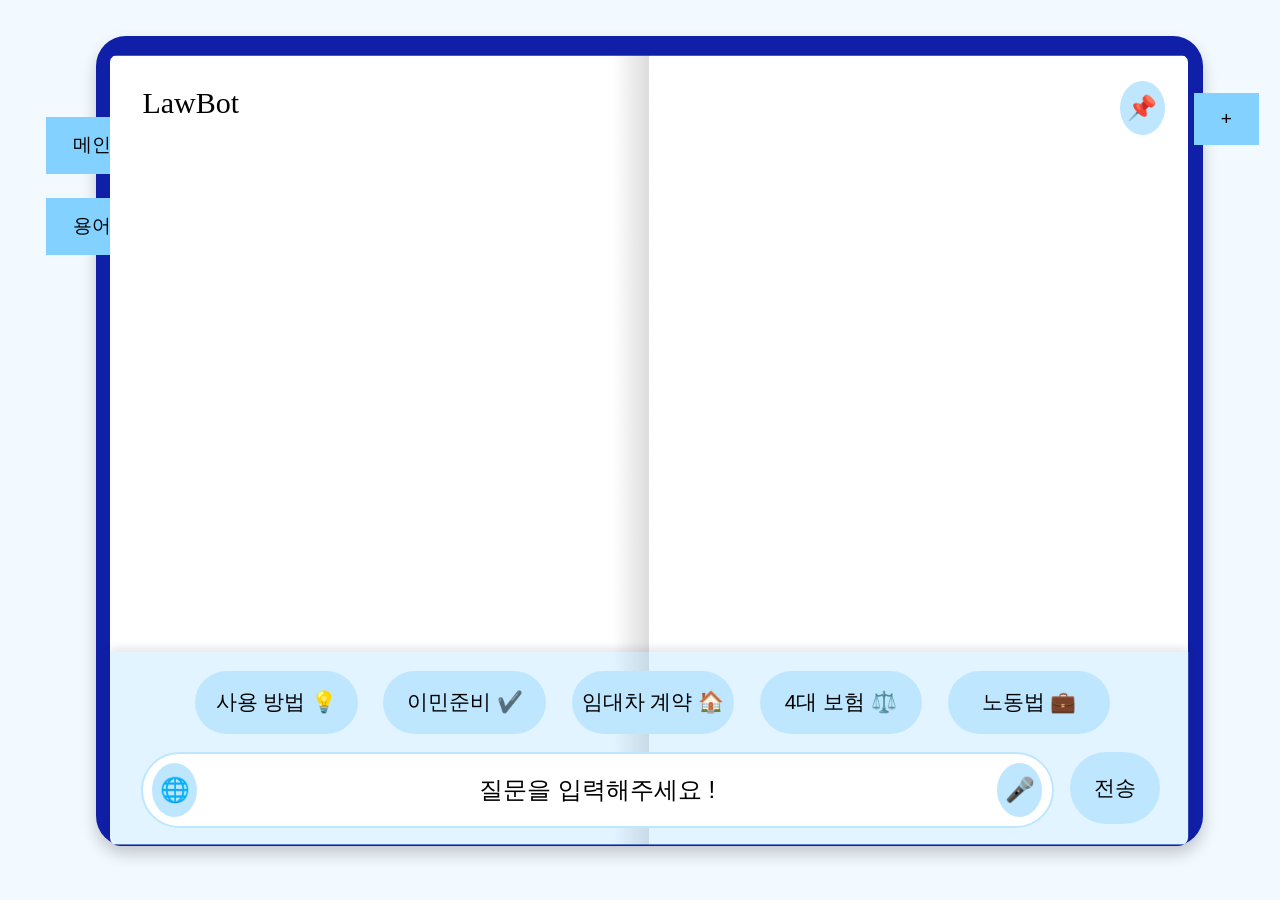
<file: frontend/kiki/index.html>
<!DOCTYPE html>
<html lang="en">
  <head>
    <meta charset="UTF-8" />
    <meta name="viewport" content="width=device-width, initial-scale=1.0" />
    <title>Document</title>
    <link rel="stylesheet" href="style.css" />
    <script src="script.js" defer></script>

    <link
      href="https://hangeul.pstatic.net/hangeul_static/css/nanum-square.css"
      rel="stylesheet"
    />
  </head>
  <body>
    <div class="main-container">
      <!-- 과거 이력 확인 및 용어 정리 -->
      <div class="sidebar">
        <button id="btnmain" class="main-btn">메인</button>
        <button id="btnword" class="word-btn">용어</button>
      </div>

      <button id="btnlist" class="list-btn">📌</button>
      <!-- 챗봇 영역 -->
      <div id="chatContainer" class="chat-container">
        <!-- 로고 -->
        <div class="logo">LawBot</div>
        <div id="chatbox" class="chat-box"></div>
        <!-- 입력 컨테이너 -->
        <div class="input-container">
          <!-- 자동 응답 버튼 -->
          <div class="quick-reply-buttons">
            <button
              class="quick-reply"
              data-topic="사용방법"
              id="btnGuide"
              data-topic="저희 LawBot의 사용 방법을 안내해드릴게요."
            >
              사용 방법 💡
            </button>
            <button
              class="quick-reply"
              data-topic="이민준비"
              id="btnPrep"
              data-topic="이민을 준비하시는 과정에 도움을 드릴 수 있는 법률 정보를 안내해드릴게요."
            >
              이민준비 ✔️
            </button>
            <button class="quick-reply" data-topic="임대차계약" id="btnLease">
              임대차 계약 🏠
            </button>
            <button class="quick-reply" data-topic="4대보험" id="btnInsurance">
              4대 보험 ⚖️
            </button>
            <button class="quick-reply" data-topic="노동법" id="btnLaborLaw">
              노동법 💼
            </button>
          </div>
          <!-- 사용자 입력창 및 전송 버튼 -->
          <div class="input-row">
            <!-- 언어 변경 및 음성 인식 버튼 -->
            <div id="lang"><button id="lang-btn" class="lang">🌐</button></div>
            <input
              type="text"
              class="input-box"
              id="userInput"
              placeholder="질문을 입력해주세요 !"
              onkeyup="checkEnter(event)"
            />
            <button id="voiceButton" class="voice">🎤</button>
            <button class="send-btn" id="sendButton">전송</button>
          </div>
        </div>
      </div>

      <!-- 언어 선택 모달 -->
      <div id="languageModal" class="modal">
        <div class="modal-content">
          <ul id="languageList">
            <li data-lang="ko">한국어</li>
            <li data-lang="en">English</li>
            <!-- 영어-->
            <li data-lang="hi">हिन्दी</li>
            <!-- 힌디어-->
            <li data-lang="vi">Tiếng Việt</li>
            <!-- 베트남어-->
            <li data-lang="ru">Русский</li>
            <!-- 러시아어-->
            <li data-lang="zh">中文</li>
            <!-- 중국어-->
            <li data-lang="th">ไทย</li>
            <!-- 태국어 -->
            <li data-lang="uz">O‘zbekcha</li>
            <!-- 우즈벡어 -->
            <li data-lang="ja">日本語</li>
            <!-- 일본어 -->
            <li data-lang="tl">Filipino</li>
            <!-- 필리핀어 -->
          </ul>
          <button id="closeModal">닫기</button>
        </div>
      </div>

      <!-- 질문 답변 저장 -->
      <div class="choice-container">
        <button class="log-btn">+</button>
      </div>
    </div>
  </body>
</html>
</file>
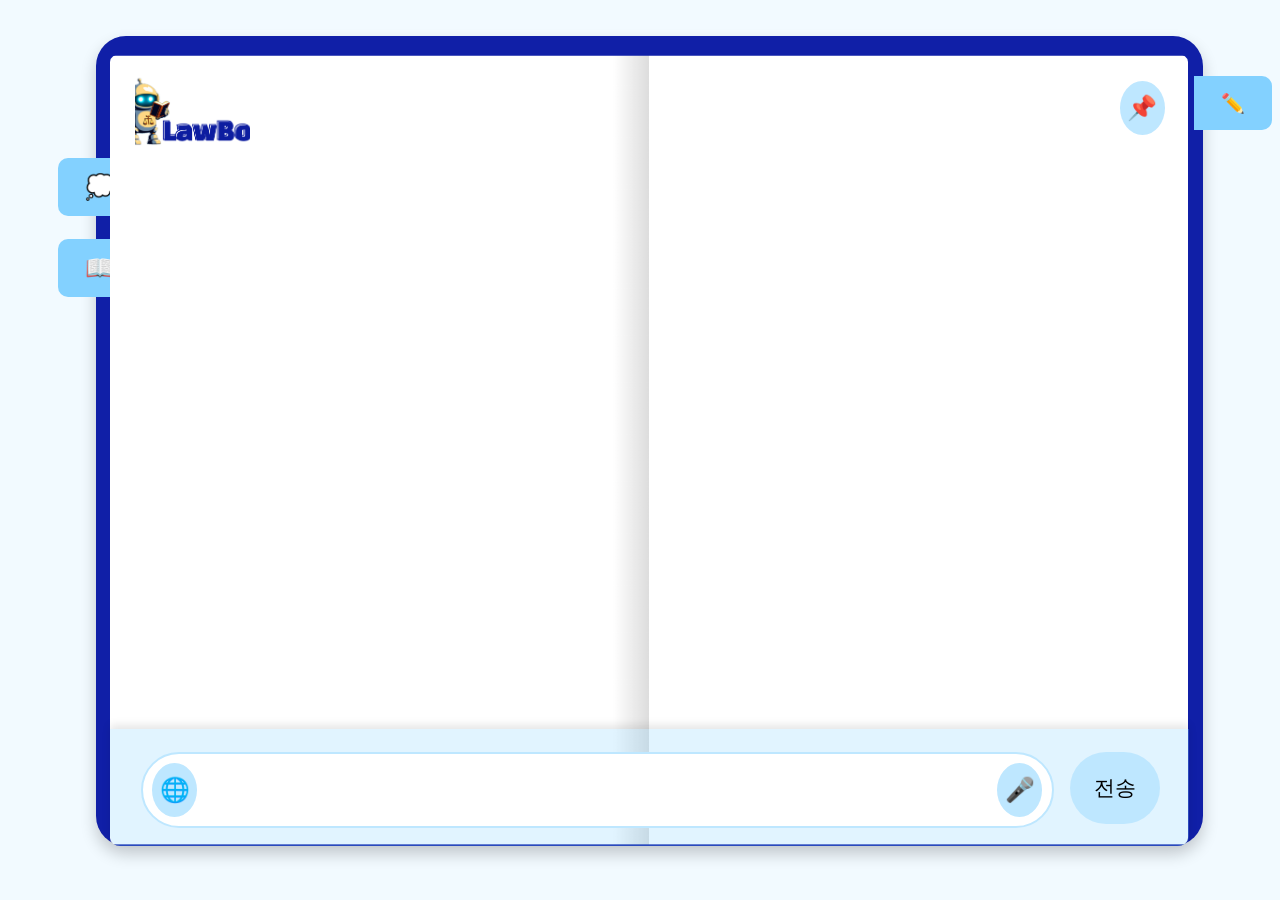
<file: test/word.html>
<!DOCTYPE html>
<html lang="en">
  <head>
    <meta charset="UTF-8" />
    <meta name="viewport" content="width=device-width, initial-scale=1.0" />
    <title>Document</title>
    <link rel="stylesheet" href="word_style.css" />
    <script src="word_script.js" defer></script>

    <link
      href="https://hangeul.pstatic.net/hangeul_static/css/nanum-square.css"
      rel="stylesheet"
    />
  </head>
  <body>
    <div class="main-container">
      <!-- 과거 이력 확인 및 용어 정리 -->
      <button id="btnmain" class="main-btn">💭</button>
      <button id="btnword" class="word-btn">📖</button>
      <button id="btnlist" class="list-btn">📌</button>
      <!-- 챗봇 영역 -->
      <div id="chatContainer" class="chat-container">
        <!-- 로고 -->
        <div class="logo"></div>
        <div id="chatbox" class="chat-box"></div>
        <!-- 입력 컨테이너 -->
        <div class="input-container">
          <!-- 사용자 입력창 및 전송 버튼 -->
          <div class="input-row">
            <!-- 언어 변경 및 음성 인식 버튼 -->
            <div id="lang"><button id="lang-btn" class="lang">🌐</button></div>
            <input
              type="text"
              class="input-box"
              id="userInput"
              onkeyup="checkEnter(event)"
            />
            <button id="voiceButton" class="voice">🎤</button>
            <button class="send-btn" id="sendButton">전송</button>
          </div>
        </div>
      </div>

      <!-- 언어 선택 모달 -->
      <div id="languageModal" class="modal">
        <div class="modal-content">
          <ul id="languageList">
            <li data-lang="ko">한국어</li>
            <li data-lang="en">English</li>
            <!-- 영어-->
            <li data-lang="ja">日本語</li>
            <!-- 일본어 -->
            <li data-lang="zh">中文</li>
            <!-- 중국어-->
            <li data-lang="th">ไทย</li>
            <!-- 태국어 -->
            <li data-lang="vi">Tiếng Việt</li>
            <!-- 베트남어-->
            <li data-lang="tl">Filipino</li>
            <!-- 필리핀어 -->
            <li data-lang="uz">O‘zbekcha</li>
            <!-- 우즈벡어 -->
            <li data-lang="ru">Русский</li>
            <!-- 러시아어-->
            <li data-lang="hi">हिन्दी</li>
            <!-- 힌디어-->
          </ul>
          <button id="closeModal">닫기</button>
        </div>
      </div>

      <!--압정 모달-->
      <div id="historyModal" class="modal">
        <div class="modal-contents">
          <ul id="historylist"></ul>
          <button id="closeHistoryModal">닫기</button>
        </div>
      </div>

      <!-- 질문 답변 저장 -->
      <div class="choice-container">
        <button class="log-btn">✏️</button>
      </div>
    </div>
  </body>
</html>
</file>
<file: frontend/kiki/style.css>
body {
  display: flex;
  justify-content: center;
  align-items: center;
  margin: 0;
  /* font-family: "NanumSquareLight", sans-serif; */
  background-color: #f2faff;
  position: fixed;
}

/* ------------------------------------------------------------------*/
.main-container {
  margin-top: 3%;
  margin-left: 8%;
  position: fixed;
  width: 94vw;
  height: 90vh;
  display: flex;
  box-shadow: 0 8px 16px rgba(0, 0, 0, 0.2);
  position: relative;
  background-color: #101fa7;
  border-radius: 30px;
}

/* 초기 구성 사이드바
.sidebar {
  width: 250px;
  background-color: #2c3e50;
  display: flex;
  flex-direction: column;
  padding: 15px;
  box-shadow: 2px 0 5px rgba(0, 0, 0, 0.1);
} */
/* ------------------------------------------------------------------*/

.word-btn,
.main-btn {
  /* font-family: "NanumSquareLight", sans-serif; */
  position: absolute;
  background-color: #83d1ff;
  color: black;
  border: none;
  padding: 1.2vw 3vh;
  font-size: 1.2em;
  cursor: pointer;
}
/* 과거 이력 확인 및 용어 정리  */
.main-btn {
  top: 10%;
  left: -4.5%;
}

.word-btn {
  top: 20%;
  left: -4.5%;
}
.list-btn {
  /* font-family: "NanumSquareLight", sans-serif; */
  position: fixed;
  font-size: 1.5em; /* 글자 크기 */
  text-align: center; /* 텍스트 중앙 정렬 */
  background-color: #bee7ff;
  transition: background-color 0.3s;
  border: none;
  border-radius: 50%;
  cursor: pointer;
  z-index: 1;
  top: 9%;
  width: 3.5vw; /* 버튼의 가로 크기 */
  height: 6vh; /* 버튼의 세로 크기 */
  right: 9%;
}

/* 과거 대화 이력 목록 모달, 목록 창: 화면 왼쪽에서 열림----------------------------------------------------------------------------------------------------*/
.history-modal {
  display: none;
  position: fixed;
  left: 0;
  top: 0;
  width: 50%; /* 화면의 절반 */
  height: 100%;
  background-color: blue;
  border-right: 1px solid #ddd;
  box-shadow: 5px 0 10px rgba(0, 0, 0, 0.2);
  overflow-y: auto;
  z-index: 1;
  padding: 20px;
}

/* 모달 내용 */
.modal-content {
  padding: 20px;
  text-align: left; /* 왼쪽 정렬 */
}

.modal-content h2 {
  text-align: left; /* 왼쪽 정렬 */
  margin-bottom: 20px;
}

/* 닫기 버튼: 중앙 고정 */
.close-modal-btn {
  position: absolute;
  top: 50%;
  right: -40px;
  transform: translateY(-50%);
  background-color: #e74c3c;
  color: white;
  border: none;
  padding: 10px 20px;
  border-radius: 5px;
  cursor: pointer;
  transition: background-color 0.3s;
}

.close-modal-btn:hover {
  background-color: #c0392b;
}

#historyList {
  list-style: none;
  padding: 0;
  margin: 0;
}

#historyList li {
  padding: 15px 10px;
  border-bottom: 1px solid #ddd;
}

.history-item-date {
  font-size: 14px;
  color: #888;
  margin-bottom: 5px;
}

.history-item-summary {
  font-size: 16px;
  font-weight: bold;
  margin-bottom: 5px;
}

.history-item-keywords {
  font-size: 14px;
  color: #555;
}
/*------------------------------------------------------------------------------------------------------------------------------------------------------------------------------------------------------

/* 질문 답변 저장  */
.log-btn {
  top: 10%;
  right: -3.2%;
}
/* ------------------------------------------------------------------*/
/* 챗봇 영역 */
.chat-container {
  background-image: url("src/page.jpg");
  background-size: cover;
  background-position: center;
  background-repeat: no-repeat;
  border: none;
  border-radius: 1%;
  top: 6%;
  left: 8.6%;
  width: 84.2vw;
  height: 88vh;
  position: fixed;
}

.chat-box {
  height: 50vh;
  margin: 0.5vh 5vh 0 5vh;
  overflow-y: auto;
  display: flex;
  flex-direction: column;
  gap: 1.2vw;
}
.chat-box::-webkit-scrollbar {
  width: 8px;
}

.chat-box::-webkit-scrollbar-thumb {
  background-color: #ccc;
  border-radius: 5px;
}

.chat-message {
  max-width: 75%;
  padding: 8px;
  border-radius: 10px;
  overflow-wrap: break-word;
}

.chat-message.bot {
  align-self: flex-start;
  /* font-family: "NanumSquareLight", sans-serif; */
  background-color: #bee7ff;
  border: none;
  border-radius: 10px;
  font-size: 1.3em;
  padding: 1em 2em;
  word-break: nowrap; /* 긴 텍스트도 줄바꿈 처리 */
}

.chat-message.user {
  align-self: flex-end;
  /* font-family: "NanumSquareLight", sans-serif; */
  background-color: #f2faff;
  border: none;
  border-radius: 10px;
  font-size: 1.3em;
  padding: 1em 2em;
  word-break: nowrap; /* 긴 텍스트도 줄바꿈 처리 */
}
.chat-message.selected {
  border: none; /* 선택된 메시지에 테두리 추가 */
  background-color: #d3ffd3; /* 선택된 메시지 색상 변경 */
}

/* ------------------------------------------------------------------*/
/* Lawbot 로고 이미지로 바꿀까 고밍듕 ! */
.logo {
  padding: 3%;
  font-size: 30px;
}

/* ------------------------------------------------------------------*/

.input-container {
  display: flex;
  flex-direction: column; /* 세로 정렬 */
  position: fixed;
  background-color: rgba(131, 209, 255, 0.24);
  border-radius: 0 0 10px 10px;
  box-shadow: 0 -4px 8px rgba(0, 0, 0, 0.1);
  top: 72.4%;
  left: 8.6%;
  width: 78.3%;
  height: 13.5%;
  padding: 4vh 3vw;
}
/* 자동 응답  */
.quick-reply-buttons {
  display: flex;
  position: fixed;
  justify-content: center;
  align-items: center;
  gap: 2vw;
  width: 100%;
  left: 1%;
  bottom: 17.5%;
  margin-bottom: 1vh;
}

.quick-reply {
  /* font-family: "NanumSquareLight", sans-serif; */
  font-size: 1.3em;
  cursor: pointer;
  background-color: #bee7ff;
  transition: background-color 0.3s;
  text-align: center;
  border: none;
  border-radius: 50vh;
  width: 12.7vw;
  height: 7vh;
}

.quick-reply:hover {
  background-color: #83d1ff;
}

/* 사용자 입력창 */
.input-row {
  display: flex;
  align-items: center; /* 세로 중앙 정렬 */
  width: 100%;
  height: 10vh;
  gap: 1vw; /* 요소 간 간격 */
}

.lang,
.voice {
  position: fixed;
  font-size: 1.5em; /* 글자 크기 */
  text-align: center; /* 텍스트 중앙 정렬 */
  background-color: #bee7ff;
  transition: background-color 0.3s;
  border: none;
  border-radius: 50%;
  cursor: pointer;
  z-index: 1;
}
.lang {
  bottom: 9.2%;
  width: 3.5vw; /* 버튼의 가로 크기 */
  height: 6vh; /* 버튼의 세로 크기 */
  left: 11.9%;
}
.voice {
  bottom: 9.2%;
  width: 3.5vw; /* 버튼의 가로 크기 */
  height: 6vh; /* 버튼의 세로 크기 */
  right: 18.6%;
}

/* 언어모달 전체 영역---------------------------------------------------------------------------------------------------------------------------------------------------- */
.modal {
  display: none; /* 기본적으로 숨김 */
  position: fixed;
  top: 0;
  left: 0;
  width: 100%;
  height: 100%;
  background-color: rgba(0, 0, 0, 0.5); /* 반투명 배경 */
  display: flex;
  justify-content: center;
  align-items: center;
  z-index: 1000; /* 다른 요소 위에 표시 */
}

/* 모달 내용 박스 */
.modal-content {
  background-color: white;
  padding: 20px;
  border-radius: 10px;
  text-align: center;
  width: 300px;
  box-shadow: 0 4px 10px rgba(0, 0, 0, 0.25);
}

/* 언어 리스트 스타일 */
#languageList {
  list-style: none;
  padding: 0;
  margin: 0;
}

#languageList li {
  /* font-family: "NanumSquareLight", sans-serif; */
  margin: 10px 0;
  padding: 10px;
  background-color: #f4f4f9;
  border: 1px solid #ddd;
  border-radius: 5px;
  cursor: pointer;
  transition: background-color 0.3s;
}

#languageList li:hover {
  background-color: #e0e0e0; /* 호버 시 색상 변경 */
}

/* 모달 닫기 버튼 */
#closeModal {
  margin-top: 20px;
  padding: 10px 20px;
  background-color: #3498db;
  color: white;
  border: none;
  border-radius: 5px;
  cursor: pointer;
  transition: background-color 0.3s;
}

#closeModal:hover {
  background-color: #2980b9; /* 닫기 버튼 호버 색상 */
}

/*
#languageList {
  display: none; }/* 초기 상태에서 숨김 */ /*
/* 모달 배경 
.modal {
  display: none; /* 초기 상태는 숨김 
  position: fixed;
  z-index: 1000;
  background-color: rgba(0, 0, 0, 0.5); /* 어두운 배경 
  left: 0;
  top: 0;
  width: 100%;
  height: 100%;
  overflow: auto;
}

/* 모달 내용 
.modal-content {
  background-color: #fefefe;
  margin: 15% auto; /* 상단 여백과 중앙 정렬 
  padding: 20px;
  border: 1px solid #888;
  width: 80%; /* 모달 너비 
  max-width: 300px; /* 최대 너비 설정 
  text-align: center;
  border-radius: 8px;
  box-shadow: 0 2px 10px rgba(0, 0, 0, 0.2);
}

/* 닫기 버튼 스타일 
#closeModal {
  margin-top: 15px;
  padding: 5px 10px;
  background-color: #555;
  color: white;
  border: none;
  border-radius: 5px;
  cursor: pointer;
}

#closeModal:hover {
  background-color: #333;
}
  
*/
/*---------------------------------------------------------------------------------------------------------------------------------------------------------------------*/

.input-box {
  position: fixed;
  /* font-family: "NanumSquareLight", sans-serif; */
  width: 67%;
  height: 8vh;
  bottom: 8%;
  left: 11%;
  border: 2px solid #bee7ff;
  border-radius: 10vh;
  font-size: 1.5em;
  padding: 0 2vw;
  text-align: center;
}

.input-box::placeholder {
  color: black;
  text-align: center;
}

.input-box:focus::placeholder {
  visibility: hidden;
}
/* 전송 버튼 */
.send-btn {
  position: fixed;
  /* font-family: "NanumSquareLight", sans-serif; */
  background-color: #bee7ff;
  border: none;
  border-radius: 10vh;
  height: 8vh;
  width: 7%;
  bottom: 8.5%;
  margin-left: 72vw;
  cursor: pointer;
  font-size: 1.3em;
  padding: 0 1vw;
}

.send-btn:hover {
  background-color: #9ec7df; /* 마우스 호버 효과 */
}

/* ------------------------------------------------------------------*/
.log-container {
  display: flex;
  position: fixed;
  bottom: 6.2%;
  left: 8.6%;
  width: 78.2%;
  height: 10%;
  padding: 4vh 3vw;
  background-color: rgba(131, 209, 255, 0.24);
  border-radius: 0 0 10px 10px;
  box-shadow: 0 -4px 8px rgba(0, 0, 0, 0.1);
  flex-direction: column;
  justify-content: flex-start;
  align-items: center;
  font-size: 1.3em;
  color: #333;
}
.instruction-text {
  text-align: center;
  font-size: 1.2em;
  color: #333;
  margin-bottom: 25px;
}

/* 입력창과 버튼 컨테이너 스타일 */
.input-button-container {
  display: flex;
  flex-direction: row; /* 입력창과 버튼을 가로로 배치 */
  justify-content: center;
  align-items: center;
  gap: 1vw; /* 입력창과 버튼 간 간격 추가 */
  width: 100%;
}

/* 입력창 스타일 */
.input-button-container input {
  width: 50%; /* 입력창 넓이를 설정 */
  height: 3vh;
  padding: 1vw;
  font-size: 1em;
  border: 2px solid #bee7ff;
  border-radius: 10vh;
  text-align: center;
}

/* 버튼 스타일 */
.input-button-container button {
  width: 10%; /* 버튼 크기 설정 */
  height: 6vh;
  padding: 1vw;
  font-size: 1em;
  cursor: pointer;
  background-color: #bee7ff;
  border: none;
  border-radius: 10vh;
}
.choice-container {
  position: relative; /* 원하는 위치로 이동 가능 */
  top: 5%; /* 화면 상단 기준 위치 */
  left: 97.7%; /* 화면 오른쪽 기준 위치 */
  display: flex;
  flex-direction: column; /* 버튼들을 세로로 정렬 */
  gap: 1vh; /* 버튼 간 간격 */
  align-items: flex-start; /* 버튼들을 왼쪽 정렬 */
  padding: 1em;
}
/* 질문 답변 저장  */
.log-btn,
.generated-button {
  background-color: #83d1ff;
  color: black;
  border: none;
  padding: 1.2vw 3vh;
  font-size: 1.2em;
  cursor: pointer;
}
/* close-btn 스타일 정의 */
.close-btn {
  position: fixed;
  font-size: 1.5em; /* 글자 크기 */
  text-align: center; /* 텍스트 중앙 정렬 */
  background-color: #bee7ff;
  transition: background-color 0.3s;
  border: none;
  border-radius: 50%;
  cursor: pointer;
  z-index: 1;
  top: 9%;
  width: 3.5vw; /* 버튼의 가로 크기 */
  height: 6vh; /* 버튼의 세로 크기 */
  right: 9%;
}
</file>
<file: test/word_style.css>
body {
  display: flex;
  justify-content: center;
  align-items: center;
  margin: 0;
  /* font-family: "NanumSquareLight", sans-serif; */
  background-color: #f2faff;
  position: fixed;
}

/* ------------------------------------------------------------------*/
.main-container {
  margin-top: 3%;
  margin-left: 8%;
  position: fixed;
  width: 94vw;
  height: 90vh;
  display: flex;
  box-shadow: 0 8px 16px rgba(0, 0, 0, 0.2);
  position: relative;
  background-color: #101fa7;
  border-radius: 30px;
}

.logo {
  background-image: url("src/lawbot.jpg");
  background-size: cover;
  background-position: center;
  background-repeat: no-repeat;
  border: none;
  border-radius: 1%;
  margin-top: 20px;
  margin-left: 25px;
  margin-bottom: 30px;
  width: 9vw;
  height: 8vh;
  position: relative;
}

.word-btn,
.main-btn {
  /* font-family: "NanumSquareLight", sans-serif; */
  background-color: #83d1ff; /* 활성화된 버튼 색상 */
  position: absolute;
  color: black;
  border: none;
  padding: 1.2vw 3vh;
  font-size: 1.5em;
  cursor: pointer;
}
/* 과거 이력 확인 및 용어 정리  */
.main-btn {
  top: 15%;
  left: -3.5%;
  border-radius: 10px 0 0 10px;
}

.word-btn {
  top: 25%;
  left: -3.5%;
  border-radius: 10px 0 0 10px;
}

.active {
  background-color: #bee7ff; /* 활성화된 버튼 색상 */
}
.list-btn {
  /* font-family: "NanumSquareLight", sans-serif; */
  position: fixed;
  font-size: 1.5em; /* 글자 크기 */
  text-align: center; /* 텍스트 중앙 정렬 */
  background-color: #bee7ff;
  transition: background-color 0.3s;
  border: none;
  border-radius: 50%;
  cursor: pointer;
  z-index: 1;
  top: 9%;
  width: 3.5vw; /* 버튼의 가로 크기 */
  height: 6vh; /* 버튼의 세로 크기 */
  right: 9%;
}

/* 챗봇 영역 */
.chat-container {
  background-image: url("src/page.jpg");
  background-size: cover;
  background-position: center;
  background-repeat: no-repeat;
  border: none;
  border-radius: 1%;
  top: 6%;
  left: 8.6%;
  width: 84.2vw;
  height: 88vh;
  position: fixed;
}

.chat-box {
  height: 50vh;
  margin: 0.5vh 5vh 0 5vh;
  overflow-y: auto;
  display: flex;
  flex-direction: column;
  gap: 1.2vw;
}
.chat-box::-webkit-scrollbar {
  width: 8px;
}

.chat-box::-webkit-scrollbar-thumb {
  background-color: #ccc;
  border-radius: 5px;
}

.chat-message {
  max-width: 75%;
  padding: 8px;
  border-radius: 10px;
  overflow-wrap: break-word;
}

.chat-message.bot {
  align-self: flex-start;
  /* font-family: "NanumSquareLight", sans-serif; */
  background-color: #bee7ff;
  border: none;
  border-radius: 10px;
  font-size: 1.3em;
  padding: 1em 2em;
  word-break: nowrap; /* 긴 텍스트도 줄바꿈 처리 */
}

.chat-message.user {
  align-self: flex-end;
  /* font-family: "NanumSquareLight", sans-serif; */
  background-color: #f2faff;
  border: none;
  border-radius: 10px;
  font-size: 1.3em;
  padding: 1em 2em;
  word-break: nowrap; /* 긴 텍스트도 줄바꿈 처리 */
}
.chat-message.selected {
  border: none; /* 선택된 메시지에 테두리 추가 */
  background-color: #d3ffd3; /* 선택된 메시지 색상 변경 */
}

/* ------------------------------------------------------------------*/

.input-container {
  display: flex;
  position: fixed;
  background-color: rgba(131, 209, 255, 0.24);
  border-radius: 0 0 10px 10px;
  box-shadow: 0 -4px 8px rgba(0, 0, 0, 0.1);
  padding: 4vh 3vw;
  left: 8.6%;
  width: 78.3%;
}
.input-container {
  top: 81%;
  height: 5%;
  flex-direction: row;
  gap: 1vw; /* 요소 간 간격 */
}
/* 자동 응답  */
.quick-reply-buttons {
  display: flex;
  position: fixed;
  justify-content: center;
  align-items: center;
  gap: 2vw;
  width: 100%;
  left: 1%;
  bottom: 17.5%;
  margin-bottom: 1vh;
}

.quick-reply {
  /* font-family: "NanumSquareLight", sans-serif; */
  font-size: 1.3em;
  cursor: pointer;
  background-color: #bee7ff;
  transition: background-color 0.3s;
  text-align: center;
  border: none;
  border-radius: 50vh;
  width: 12.7vw;
  height: 7vh;
}

.quick-reply:hover {
  background-color: #83d1ff;
}

/* 사용자 입력창 */
.input-row {
  display: flex;
  align-items: center; /* 세로 중앙 정렬 */
  width: 100%;
  height: 10vh;
  gap: 1vw; /* 요소 간 간격 */
}

.lang,
.voice {
  position: fixed;
  font-size: 1.5em; /* 글자 크기 */
  text-align: center; /* 텍스트 중앙 정렬 */
  background-color: #bee7ff;
  transition: background-color 0.3s;
  border: none;
  border-radius: 50%;
  cursor: pointer;
  z-index: 1;
}
.lang {
  bottom: 9.2%;
  width: 3.5vw; /* 버튼의 가로 크기 */
  height: 6vh; /* 버튼의 세로 크기 */
  left: 11.9%;
}
.voice {
  bottom: 9.2%;
  width: 3.5vw; /* 버튼의 가로 크기 */
  height: 6vh; /* 버튼의 세로 크기 */
  right: 18.6%;
}

/* 압정 과거 대화 이력 목록 모달, 목록 창: 화면 왼쪽에서 열림----------------------------------------------------------------------------------------------------*/
.historymodal {
  display: none;
  position: fixed;
  left: 0;
  top: 0;
  width: 50%; /* 화면의 절반 */
  height: 100%;
  background-color: blue;
  border-right: 1px solid #ddd;
  box-shadow: 5px 0 10px rgba(0, 0, 0, 0.2);
  overflow-y: auto;
  z-index: 9999;
  padding: 20px;
}

/* 모달 내용 */
.modal-contents {
  background-color: white;
  padding: 20px;
  border-radius: 10px;
  text-align: left; /* 왼쪽 정렬 */
  width: 300px;
  box-shadow: 0 4px 10px rgba(0, 0, 0, 0.25);
}

/* 닫기 버튼: 중앙 고정 */
.closeHistoryModal {
  position: absolute;
  top: 50%;
  right: -40px;
  transform: translateY(-50%);
  background-color: #3498db;
  color: white;
  border: none;
  padding: 10px 20px;
  border-radius: 5px;
  cursor: pointer;
  transition: background-color 0.3s;
}

.closeHistoryModal:hover {
  background-color: #2980b9;
}

/*대화 이력 리스트 스타일*/
#historyList {
  list-style: none;
  padding: 0;
  margin: 0;
}

#historyList li {
  padding: 15px 10px;
  border-bottom: 1px solid #ddd;
}

.history-item-date {
  font-size: 14px;
  color: #888;
  margin-bottom: 5px;
}

.history-item-summary {
  font-size: 16px;
  font-weight: bold;
  margin-bottom: 5px;
}

.history-item-keywords {
  font-size: 14px;
  color: #555;
}
/*------------------------------------------------------------------------------------------------------------------------------------------------------------------------------------------------------

/* 언어모달 전체 영역---------------------------------------------------------------------------------------------------------------------------------------------------- */
.modal {
  display: none; /* 기본적으로 숨김 */
  position: fixed;
  top: 0;
  left: 0;
  width: 100%;
  height: 100%;
  background-color: rgba(0, 0, 0, 0.5); /* 반투명 배경 */
  display: flex;
  justify-content: center;
  align-items: center;
  z-index: 1000; /* 다른 요소 위에 표시 */
}

/* 모달 내용 박스 */
.modal-content {
  background-color: white;
  padding: 20px;
  border-radius: 10px;
  text-align: center;
  width: 300px;
  box-shadow: 0 4px 10px rgba(0, 0, 0, 0.25);
}

/* 언어 리스트 스타일 */
#languageList {
  list-style: none;
  padding: 0;
  margin: 0;
}

#languageList li {
  /* font-family: "NanumSquareLight", sans-serif; */
  margin: 10px 0;
  padding: 10px;
  background-color: #f4f4f9;
  border: 1px solid #ddd;
  border-radius: 5px;
  cursor: pointer;
  transition: background-color 0.3s;
}

#languageList li:hover {
  background-color: #e0e0e0; /* 호버 시 색상 변경 */
}

/* 모달 닫기 버튼 */
#closeModal {
  margin-top: 20px;
  padding: 10px 20px;
  background-color: #3498db;
  color: white;
  border: none;
  border-radius: 5px;
  cursor: pointer;
  transition: background-color 0.3s;
}

#closeModal:hover {
  background-color: #2980b9; /* 닫기 버튼 호버 색상 */
}

/*---------------------------------------------------------------------------------------------------------------------------------------------------------------------*/

.input-box {
  position: fixed;
  /* font-family: "NanumSquareLight", sans-serif; */
  width: 67%;
  height: 8vh;
  bottom: 8%;
  left: 11%;
  border: 2px solid #bee7ff;
  border-radius: 10vh;
  font-size: 1.5em;
  padding: 0 2vw;
  text-align: center;
}

.input-box::placeholder {
  color: black;
  text-align: center;
}

.input-box:focus::placeholder {
  visibility: hidden;
}
/* 전송 버튼 */
.send-btn {
  position: fixed;
  /* font-family: "NanumSquareLight", sans-serif; */
  background-color: #bee7ff;
  border: none;
  border-radius: 10vh;
  cursor: pointer;
  font-size: 1.3em;
  padding: 0 1vw;
  height: 8vh;
  width: 7%;
  bottom: 8.5%;
}
.send-btn {
  margin-left: 72vw;
}
.send-btn:hover {
  background-color: #9ec7df; /* 마우스 호버 효과 */
}

/* ------------------------------------------------------------------*/
.log-container {
  display: flex;
  position: fixed;
  bottom: 6.2%;
  left: 8.6%;
  width: 78.2%;
  height: 10%;
  padding: 4vh 3vw;
  background-color: rgba(131, 209, 255, 0.24);
  border-radius: 0 0 10px 10px;
  box-shadow: 0 -4px 8px rgba(0, 0, 0, 0.1);
  flex-direction: column;
  justify-content: flex-start;
  align-items: center;
  font-size: 1.3em;
  color: #333;
}
.instruction-text {
  text-align: center;
  font-size: 1.2em;
  color: #333;
  margin-bottom: 25px;
}

/* 입력창과 버튼 컨테이너 스타일 */
.input-button-container {
  display: flex;
  flex-direction: row; /* 입력창과 버튼을 가로로 배치 */
  justify-content: center;
  align-items: center;
  gap: 1vw; /* 입력창과 버튼 간 간격 추가 */
  width: 100%;
}

/* 입력창 스타일 */
.input-button-container input {
  width: 50%; /* 입력창 넓이를 설정 */
  height: 3vh;
  padding: 1vw;
  font-size: 1em;
  border: 2px solid #bee7ff;
  border-radius: 10vh;
  text-align: center;
}

/* 버튼 스타일 */
.input-button-container button {
  width: 10%; /* 버튼 크기 설정 */
  height: 6vh;
  padding: 1vw;
  font-size: 1em;
  cursor: pointer;
  background-color: #bee7ff;
  border: none;
  border-radius: 10vh;
}
.choice-container {
  position: relative; /* 원하는 위치로 이동 가능 */
  top: 3%; /* 화면 상단 기준 위치 */
  left: 97.7%; /* 화면 오른쪽 기준 위치 */
  display: flex;
  flex-direction: column; /* 버튼들을 세로로 정렬 */
  gap: 1vh; /* 버튼 간 간격 */
  align-items: flex-start; /* 버튼들을 왼쪽 정렬 */
  padding: 1em;
}
/* 질문 답변 저장  */
.log-btn,
.generated-button {
  background-color: #83d1ff;
  color: black;
  border: none;
  border-radius: 0 10px 10px 0;
  padding: 1.2vw 3vh;
  font-size: 1.2em;
  cursor: pointer;
}
/* close-btn 스타일 정의 */
.close-btn {
  position: fixed;
  font-size: 1.5em; /* 글자 크기 */
  text-align: center; /* 텍스트 중앙 정렬 */
  background-color: #bee7ff;
  transition: background-color 0.3s;
  border: none;
  border-radius: 50%;
  cursor: pointer;
  z-index: 1;
  top: 9%;
  width: 3.5vw; /* 버튼의 가로 크기 */
  height: 6vh; /* 버튼의 세로 크기 */
  right: 9%;
}
</file>
